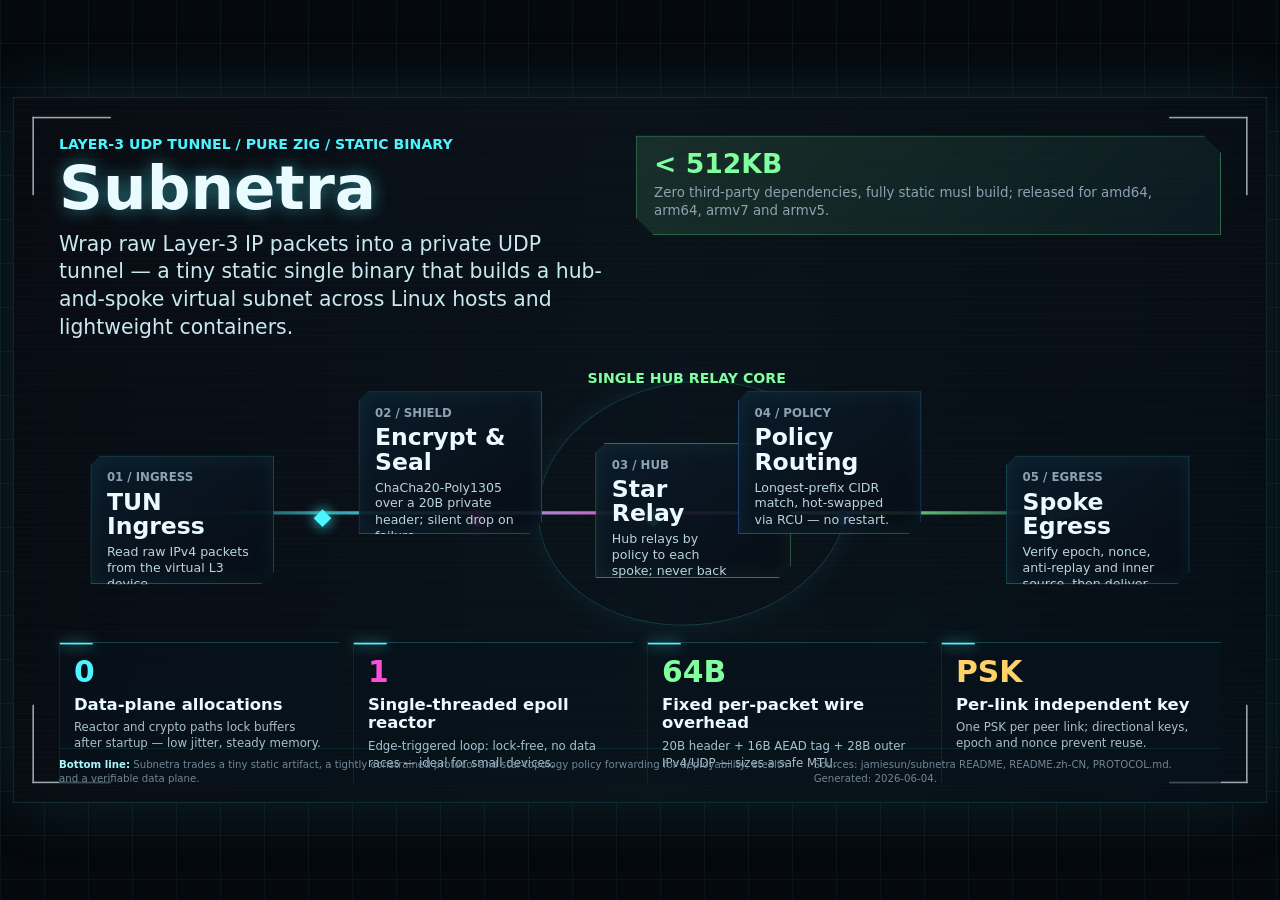
<file: docs/index.html>
<!doctype html>
<html lang="en">
<head>
  <meta charset="utf-8">
  <meta name="viewport" content="width=device-width, initial-scale=1">
  <title>Subnetra — Project Infographic</title>
  <style>
    :root {
      --bg: #05080d;
      --panel: rgba(9, 19, 30, 0.78);
      --line: rgba(96, 244, 255, 0.42);
      --cyan: #4df4ff;
      --blue: #4b8dff;
      --green: #80ff9f;
      --pink: #ff4fd8;
      --text: #e9fbff;
      --muted: #8ca2b3;
      --amber: #ffd166;
    }

    * { box-sizing: border-box; }

    body {
      margin: 0;
      min-height: 100vh;
      height: 100vh;
      overflow: hidden;
      display: flex;
      align-items: center;
      justify-content: center;
      background:
        linear-gradient(90deg, rgba(77, 244, 255, 0.05) 1px, transparent 1px),
        linear-gradient(0deg, rgba(77, 244, 255, 0.05) 1px, transparent 1px),
        radial-gradient(circle at 50% 48%, rgba(75, 141, 255, 0.18), transparent 42%),
        var(--bg);
      background-size: 44px 44px, 44px 44px, auto, auto;
      color: var(--text);
      font-family: Inter, ui-sans-serif, system-ui, -apple-system, BlinkMacSystemFont, "Segoe UI", "Microsoft YaHei", sans-serif;
    }

    .poster {
      width: 1600px;
      height: 900px;
      flex: 0 0 auto;
      transform: scale(var(--scale, 1));
      transform-origin: center center;
      position: relative;
      overflow: hidden;
      padding: 48px 58px 42px;
      background:
        linear-gradient(145deg, rgba(8, 11, 18, 0.98), rgba(6, 15, 22, 0.96)),
        var(--bg);
      border: 1px solid rgba(77, 244, 255, 0.18);
      box-shadow: 0 0 90px rgba(77, 244, 255, 0.12);
    }

    .poster::before {
      content: "";
      position: absolute;
      inset: 0;
      background:
        linear-gradient(90deg, transparent, rgba(77,244,255,.06), transparent),
        repeating-linear-gradient(0deg, rgba(255,255,255,.035) 0, rgba(255,255,255,.035) 1px, transparent 1px, transparent 7px);
      opacity: .38;
      pointer-events: none;
      mix-blend-mode: screen;
    }

    .hud-corner {
      position: absolute;
      width: 100px;
      height: 100px;
      border-color: var(--cyan);
      opacity: .65;
    }

    .tl { top: 24px; left: 24px; border-top: 2px solid; border-left: 2px solid; }
    .tr { top: 24px; right: 24px; border-top: 2px solid; border-right: 2px solid; }
    .bl { bottom: 24px; left: 24px; border-bottom: 2px solid; border-left: 2px solid; }
    .br { bottom: 24px; right: 24px; border-bottom: 2px solid; border-right: 2px solid; }

    header {
      position: relative;
      z-index: 1;
      display: flex;
      justify-content: space-between;
      align-items: flex-start;
      gap: 36px;
    }

    .kicker {
      color: var(--cyan);
      font-size: 18px;
      font-weight: 700;
      letter-spacing: 0;
      text-transform: uppercase;
      margin-bottom: 10px;
    }

    h1 {
      margin: 0;
      font-size: 78px;
      line-height: .92;
      letter-spacing: 0;
      font-weight: 850;
      text-shadow: 0 0 22px rgba(77, 244, 255, 0.45);
    }

    .subtitle {
      margin: 18px 0 0;
      width: 700px;
      color: #c9e8f0;
      font-size: 26px;
      line-height: 1.36;
      font-weight: 500;
    }

    .badge {
      min-width: 250px;
      padding: 18px 22px;
      border: 1px solid rgba(128, 255, 159, .44);
      background: linear-gradient(135deg, rgba(128,255,159,.12), rgba(77,244,255,.05));
      clip-path: polygon(0 0, calc(100% - 22px) 0, 100% 22px, 100% 100%, 22px 100%, 0 calc(100% - 22px));
    }

    .badge strong {
      display: block;
      color: var(--green);
      font-size: 34px;
      line-height: 1;
      margin-bottom: 8px;
    }

    .badge span {
      color: var(--muted);
      font-size: 17px;
      line-height: 1.38;
    }

    .stage {
      position: relative;
      z-index: 1;
      height: 358px;
      margin-top: 18px;
    }

    .beam {
      position: absolute;
      left: 148px;
      right: 148px;
      top: 191px;
      height: 20px;
      background: linear-gradient(90deg, rgba(77,244,255,.05), rgba(77,244,255,.9), rgba(255,79,216,.9), rgba(128,255,159,.88), rgba(77,244,255,.08));
      box-shadow: 0 0 34px rgba(77,244,255,.58), 0 0 80px rgba(255,79,216,.2);
      clip-path: polygon(0 40%, 94% 40%, 94% 0, 100% 50%, 94% 100%, 94% 60%, 0 60%);
    }

    .node {
      position: absolute;
      width: 234px;
      height: 164px;
      padding: 18px 20px 16px;
      background: linear-gradient(145deg, rgba(11, 27, 42, .94), rgba(6, 12, 20, .88));
      border: 1px solid rgba(77, 244, 255, .35);
      box-shadow: inset 0 0 28px rgba(77,244,255,.07), 0 0 28px rgba(77,244,255,.12);
      clip-path: polygon(12px 0, 100% 0, 100% calc(100% - 16px), calc(100% - 16px) 100%, 0 100%, 0 12px);
    }

    .node .label {
      color: var(--muted);
      font-size: 15px;
      font-weight: 700;
      text-transform: uppercase;
    }

    .node h2 {
      margin: 6px 0 7px;
      font-size: 30px;
      line-height: 1.04;
      letter-spacing: 0;
    }

    .node p {
      margin: 0;
      color: #bad4dd;
      font-size: 16px;
      line-height: 1.3;
    }

    .n1 { left: 40px; top: 128px; }
    .n2 { left: 382px; top: 46px; height: 182px; border-color: rgba(255, 79, 216, .42); }
    .n3 {
      left: 684px;
      top: 112px;
      width: 250px;
      height: 172px;
      padding-right: 76px;
      border-color: rgba(128, 255, 159, .52);
      box-shadow: inset 0 0 28px rgba(128,255,159,.08), 0 0 34px rgba(128,255,159,.16);
    }
    .n4 { right: 382px; top: 46px; height: 182px; border-color: rgba(75, 141, 255, .5); }
    .n5 { right: 40px; top: 128px; }

    .orbit {
      position: absolute;
      left: 610px;
      top: 34px;
      width: 398px;
      height: 310px;
      border: 1px solid rgba(77,244,255,.2);
      border-radius: 50%;
      transform: rotate(-8deg);
      box-shadow: 0 0 40px rgba(77,244,255,.08);
    }

    .hub-title {
      position: absolute;
      left: 674px;
      top: 18px;
      color: var(--green);
      font-size: 18px;
      font-weight: 800;
      text-transform: uppercase;
    }

    .packets {
      position: absolute;
      left: 292px;
      right: 292px;
      top: 200px;
      height: 42px;
    }

    .packet {
      position: absolute;
      top: 0;
      width: 16px;
      height: 16px;
      background: var(--cyan);
      box-shadow: 0 0 16px var(--cyan);
      transform: rotate(45deg);
    }

    .p1 { left: 4%; }
    .p2 { left: 26%; background: var(--pink); box-shadow: 0 0 16px var(--pink); }
    .p3 { left: 51%; background: var(--green); box-shadow: 0 0 16px var(--green); }
    .p4 { left: 78%; background: var(--blue); box-shadow: 0 0 16px var(--blue); }

    .support {
      position: relative;
      z-index: 1;
      display: grid;
      grid-template-columns: repeat(4, 1fr);
      gap: 18px;
      margin-top: 8px;
    }

    .support-item {
      min-height: 132px;
      padding: 18px 18px 16px;
      background: rgba(8, 18, 28, .62);
      border-top: 1px solid rgba(77,244,255,.28);
      border-left: 1px solid rgba(77,244,255,.12);
      position: relative;
    }

    .support-item::after {
      content: "";
      position: absolute;
      left: 0;
      top: 0;
      width: 42px;
      height: 2px;
      background: var(--cyan);
      box-shadow: 0 0 16px var(--cyan);
    }

    .metric {
      font-size: 38px;
      line-height: 1;
      font-weight: 850;
      color: var(--cyan);
      margin-bottom: 10px;
    }

    .support-item:nth-child(2) .metric { color: var(--pink); }
    .support-item:nth-child(3) .metric { color: var(--green); }
    .support-item:nth-child(4) .metric { color: var(--amber); }

    .support-item h3 {
      margin: 0 0 8px;
      font-size: 21px;
      line-height: 1.15;
    }

    .support-item p {
      margin: 0;
      color: #a9c1cc;
      font-size: 15px;
      line-height: 1.34;
    }

    .footer {
      position: absolute;
      left: 58px;
      right: 58px;
      bottom: 20px;
      z-index: 1;
      display: flex;
      justify-content: space-between;
      gap: 28px;
      color: #708796;
      font-size: 13px;
      line-height: 1.4;
      border-top: 1px solid rgba(77,244,255,.12);
      padding-top: 12px;
    }

    .footer b { color: #a7f9ff; font-weight: 700; }

    @media (max-width: 900px) {
      body { align-items: center; justify-content: center; }
    }
  </style>
</head>
<body>
  <main class="poster" role="img" aria-label="Subnetra project infographic: the core logic of a pure-Zig, zero-dependency Layer-3 UDP tunnel">
    <div class="hud-corner tl"></div>
    <div class="hud-corner tr"></div>
    <div class="hud-corner bl"></div>
    <div class="hud-corner br"></div>

    <header>
      <div>
        <div class="kicker">Layer-3 UDP Tunnel / Pure Zig / Static Binary</div>
        <h1>Subnetra</h1>
        <p class="subtitle">Wrap raw Layer-3 IP packets into a private UDP tunnel — a tiny static single binary that builds a hub-and-spoke virtual subnet across Linux hosts and lightweight containers.</p>
      </div>
      <div class="badge">
        <strong>&lt; 512KB</strong>
        <span>Zero third-party dependencies, fully static musl build; released for amd64, arm64, armv7 and armv5.</span>
      </div>
    </header>

    <section class="stage" aria-label="Core data path">
      <div class="orbit"></div>
      <div class="hub-title">Single Hub Relay Core</div>
      <div class="beam"></div>
      <div class="packets">
        <span class="packet p1"></span>
        <span class="packet p2"></span>
        <span class="packet p3"></span>
        <span class="packet p4"></span>
      </div>

      <article class="node n1">
        <div class="label">01 / Ingress</div>
        <h2>TUN Ingress</h2>
        <p>Read raw IPv4 packets from the virtual L3 device.</p>
      </article>

      <article class="node n2">
        <div class="label">02 / Shield</div>
        <h2>Encrypt &amp; Seal</h2>
        <p>ChaCha20-Poly1305 over a 20B private header; silent drop on failure.</p>
      </article>

      <article class="node n3">
        <div class="label">03 / Hub</div>
        <h2>Star Relay</h2>
        <p>Hub relays by policy to each spoke; never back to its source.</p>
      </article>

      <article class="node n4">
        <div class="label">04 / Policy</div>
        <h2>Policy Routing</h2>
        <p>Longest-prefix CIDR match, hot-swapped via RCU — no restart.</p>
      </article>

      <article class="node n5">
        <div class="label">05 / Egress</div>
        <h2>Spoke Egress</h2>
        <p>Verify epoch, nonce, anti-replay and inner source, then deliver.</p>
      </article>
    </section>

    <section class="support" aria-label="Key foundations">
      <article class="support-item">
        <div class="metric">0</div>
        <h3>Data-plane allocations</h3>
        <p>Reactor and crypto paths lock buffers after startup — low jitter, steady memory.</p>
      </article>
      <article class="support-item">
        <div class="metric">1</div>
        <h3>Single-threaded epoll reactor</h3>
        <p>Edge-triggered loop: lock-free, no data races — ideal for small devices.</p>
      </article>
      <article class="support-item">
        <div class="metric">64B</div>
        <h3>Fixed per-packet wire overhead</h3>
        <p>20B header + 16B AEAD tag + 28B outer IPv4/UDP — sizes a safe MTU.</p>
      </article>
      <article class="support-item">
        <div class="metric">PSK</div>
        <h3>Per-link independent key</h3>
        <p>One PSK per peer link; directional keys, epoch and nonce prevent reuse.</p>
      </article>
    </section>

    <div class="footer">
      <span><b>Bottom line:</b> Subnetra trades a tiny static artifact, a tightly constrained protocol and star-topology policy forwarding for deployability, stealth and a verifiable data plane.</span>
      <span>Sources: jamiesun/subnetra README, README.zh-CN, PROTOCOL.md. Generated: 2026-06-04.</span>
    </div>
  </main>
  <script>
    // The poster is a fixed 1600x900 canvas; scale it to fit the viewport so the
    // whole infographic is visible on one screen at any window size.
    (function () {
      var poster = document.querySelector('.poster');
      function fit() {
        var s = Math.min(window.innerWidth / 1600, window.innerHeight / 900) * 0.98;
        poster.style.setProperty('--scale', s);
      }
      window.addEventListener('resize', fit);
      fit();
    })();
  </script>
</body>
</html>
</file>
